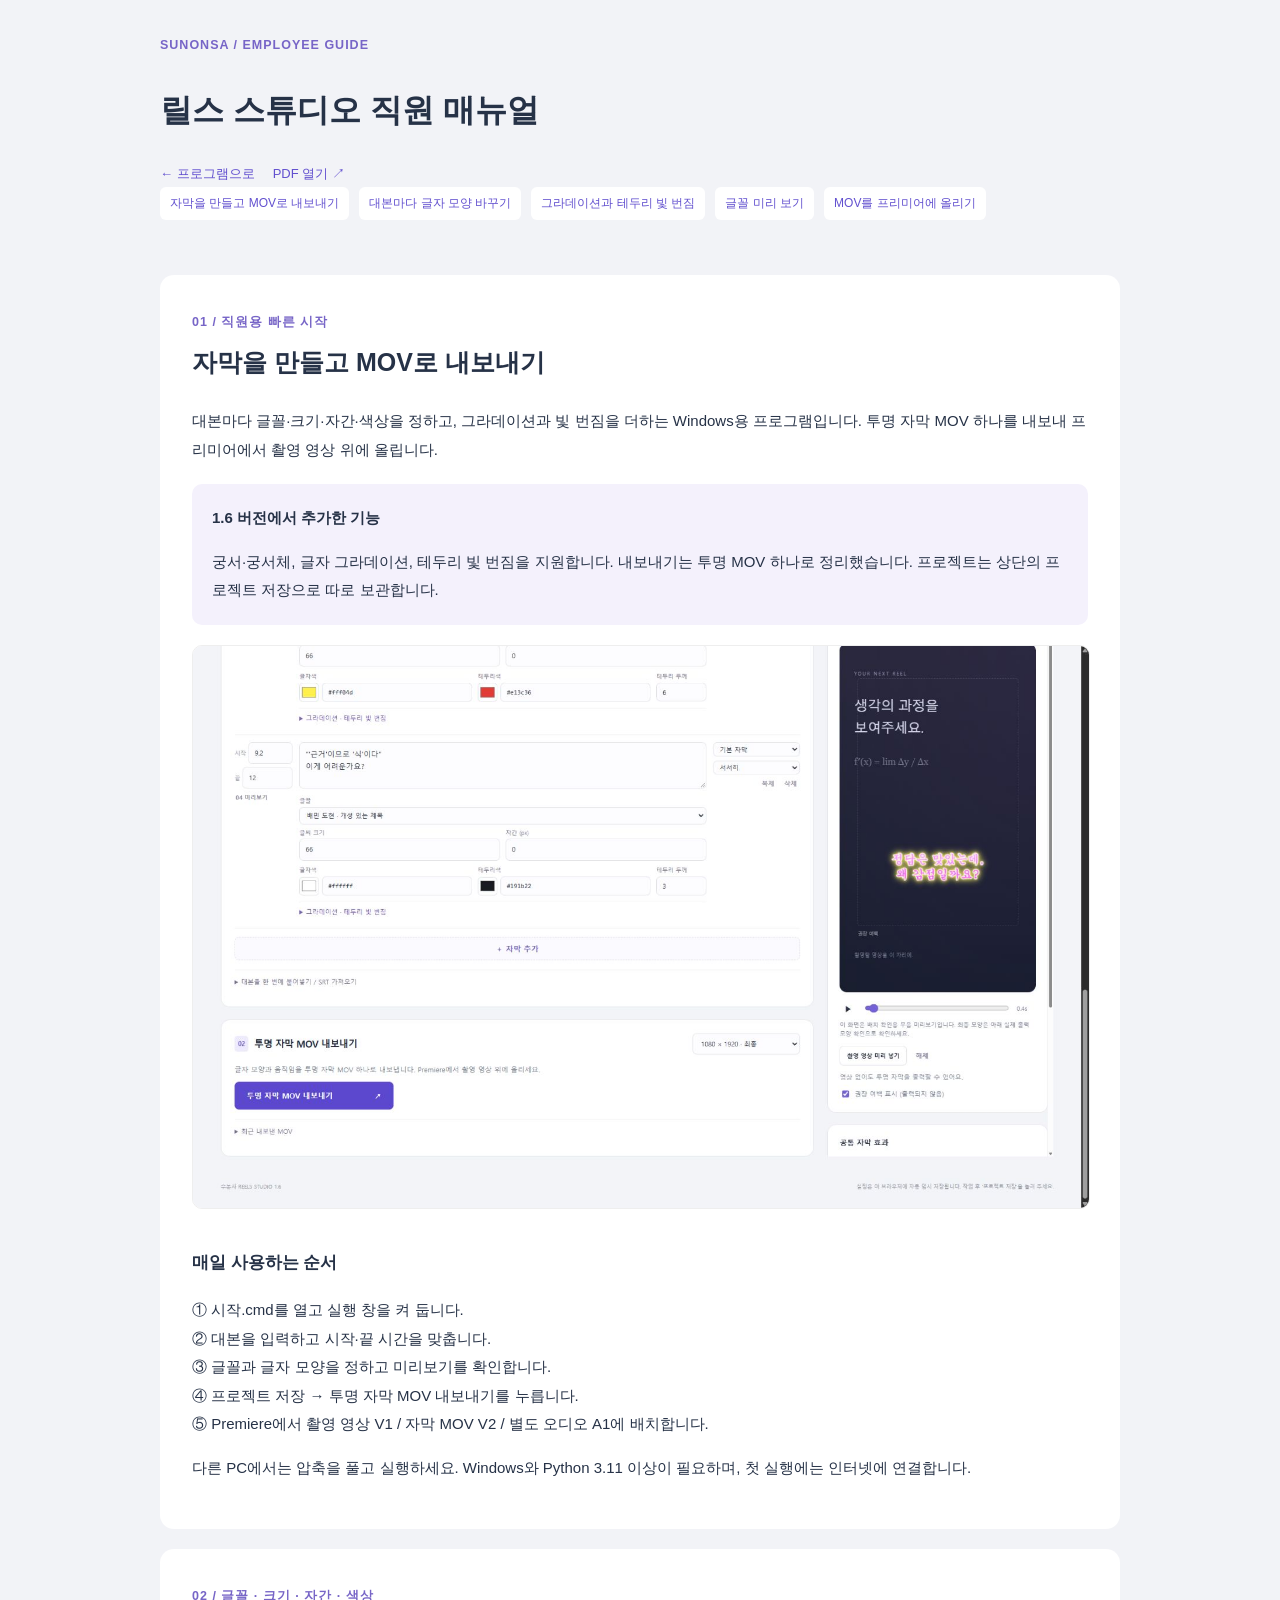
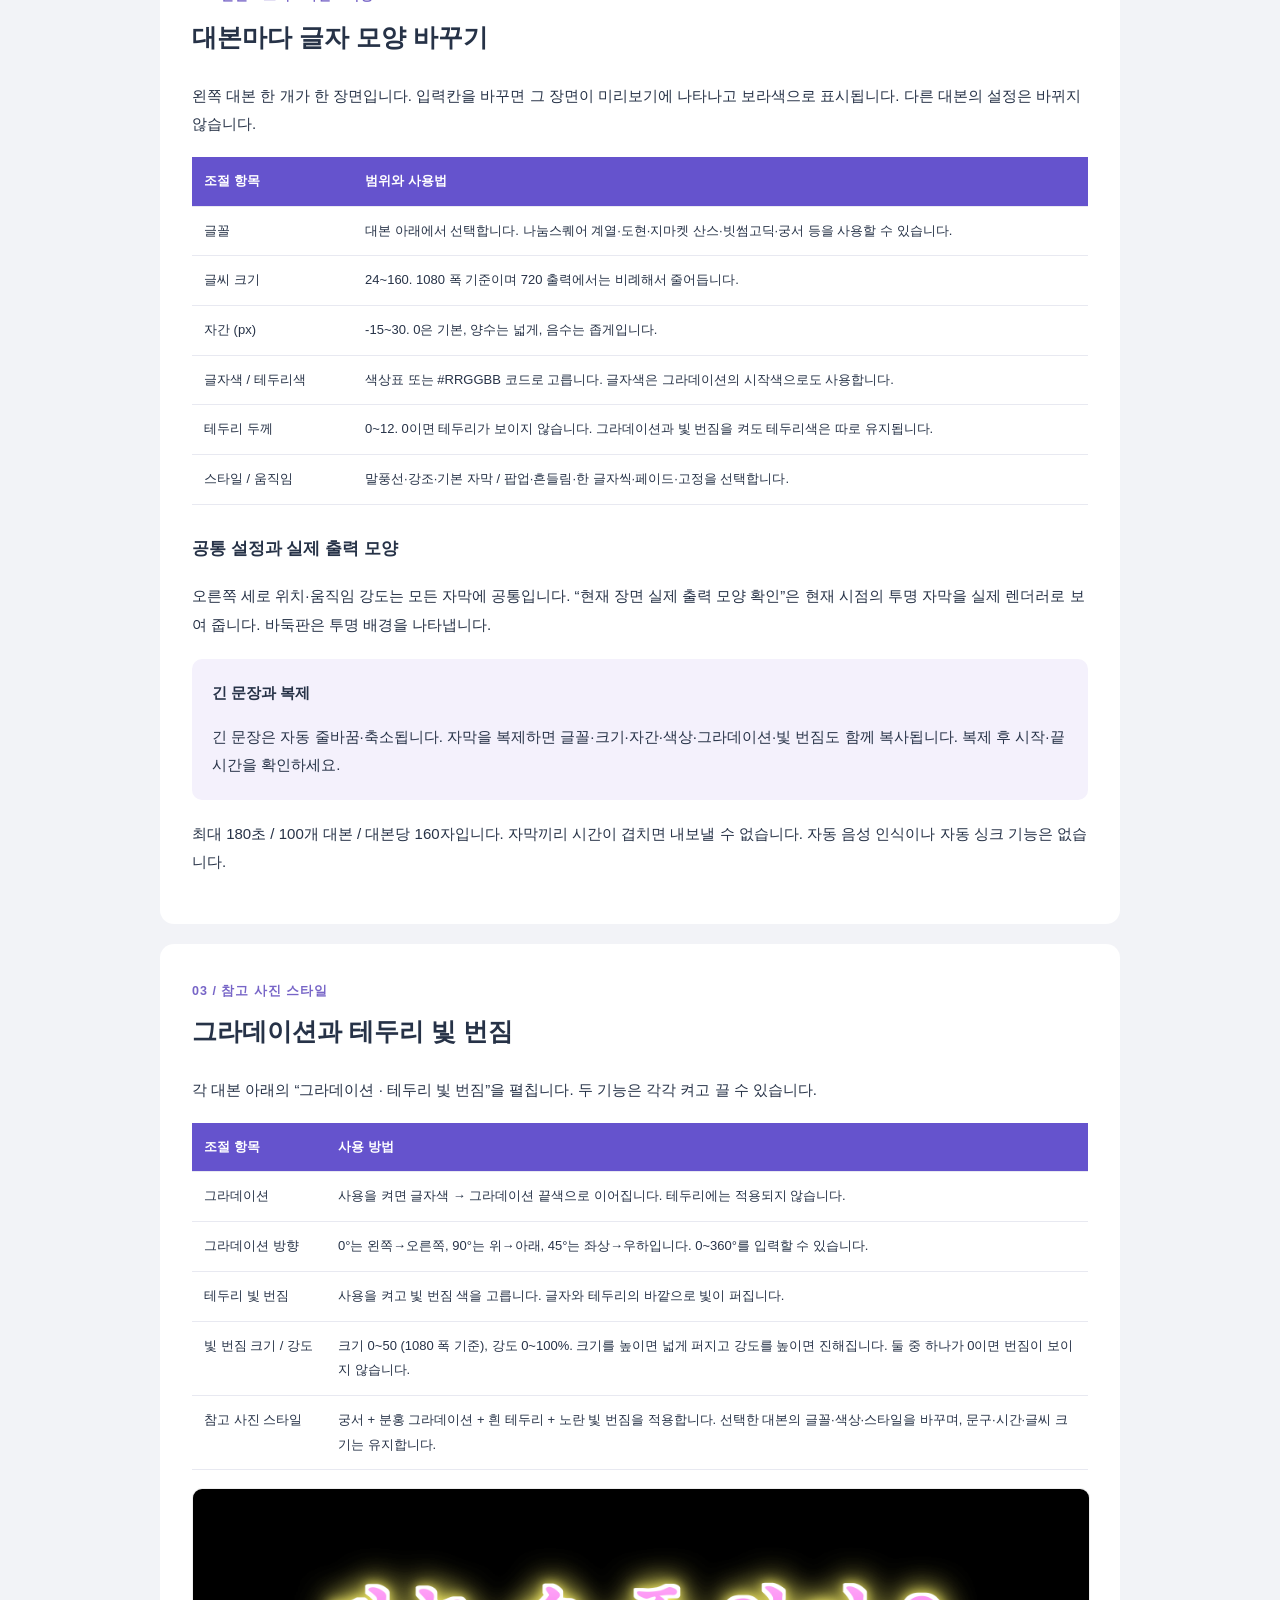
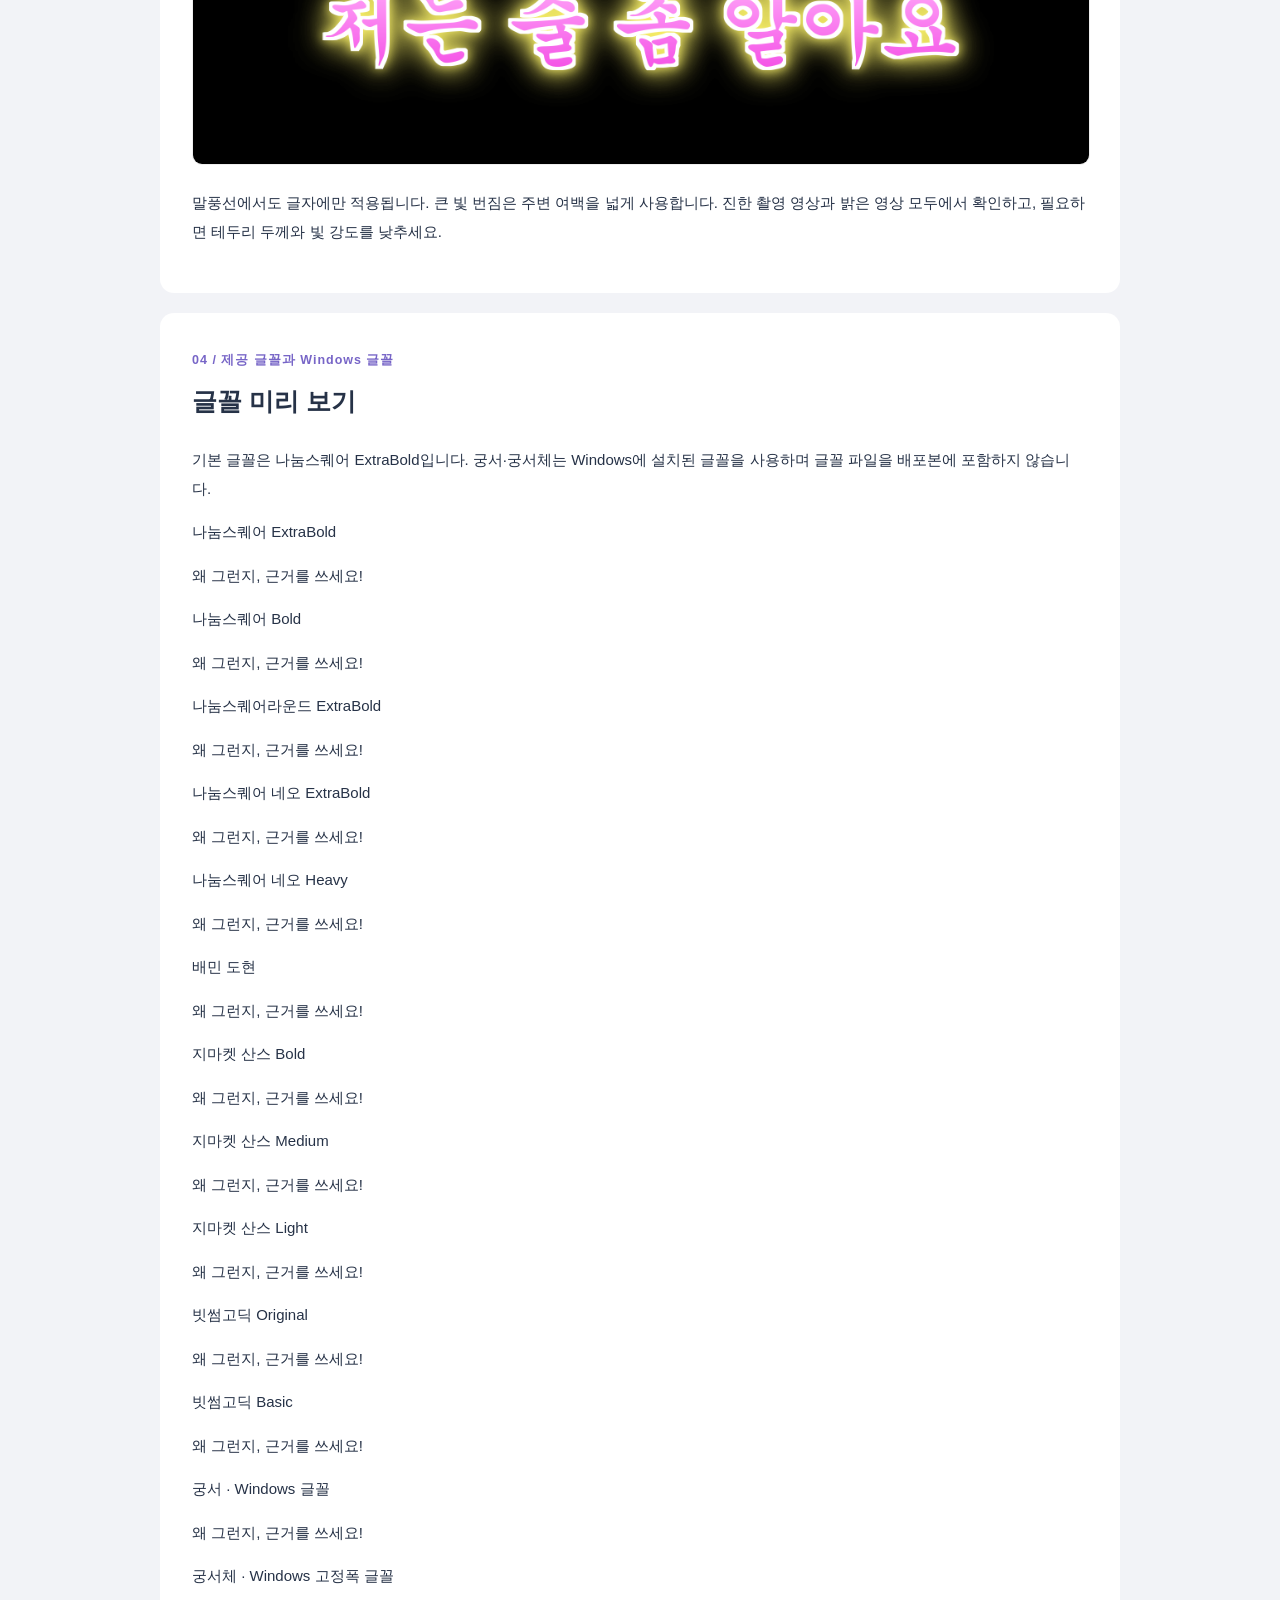
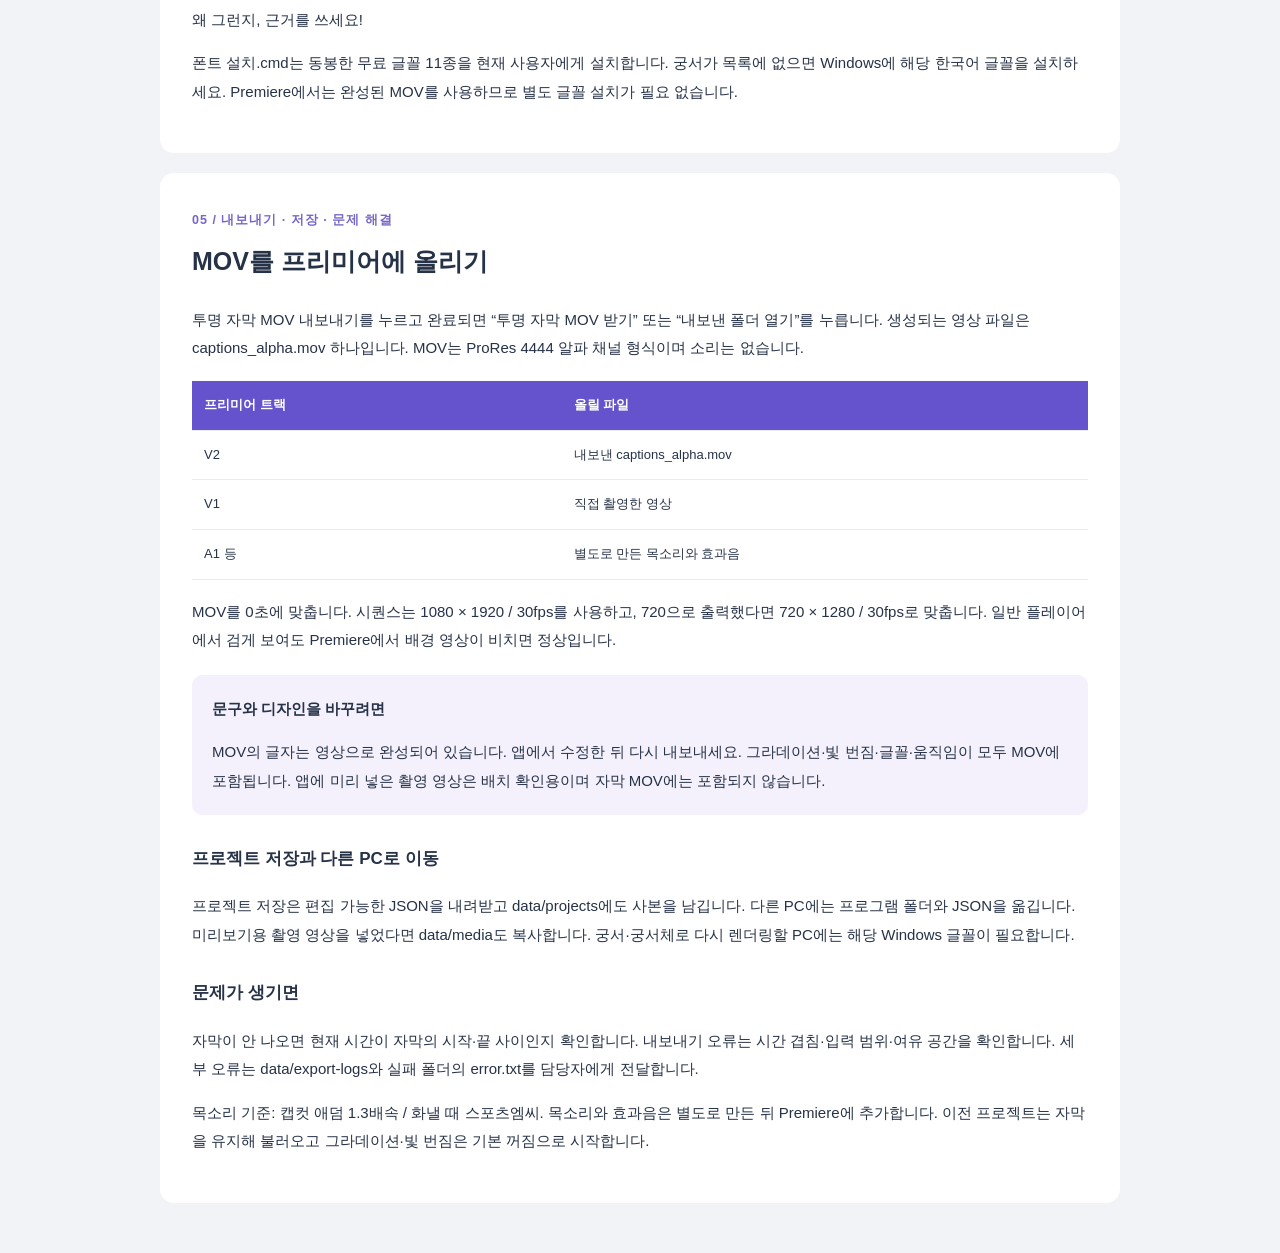
<file: docs/manual.html>
<!doctype html><html lang="ko"><meta charset="utf-8"><meta name="viewport" content="width=device-width,initial-scale=1"><title>수논사 직원 매뉴얼</title><style>body{margin:0;background:#f2f3f7;color:#263247;font:15px/1.9 "Malgun Gothic",sans-serif}header,main{max-width:960px;margin:auto;padding:30px}header{padding-bottom:5px}h1{font-size:32px}nav{display:flex;gap:10px;flex-wrap:wrap}nav a{padding:5px 10px;background:white;border-radius:6px;font-size:12px}section{background:white;padding:32px;border-radius:14px;margin:20px 0;scroll-margin-top:20px}h2{font-size:25px;margin-top:4px}h3{font-size:17px;margin-top:28px}small{color:#7765c7;font-weight:bold;letter-spacing:1px}.note{background:#f4f1fc;border-radius:10px;padding:20px;margin:20px 0}.note p{margin-bottom:0}table{border-collapse:collapse;width:100%;font-size:13px;margin:18px 0}th{background:#6553cd;color:white}td,th{padding:12px;text-align:left;vertical-align:top;border-bottom:1px solid #e8e9f1}td:first-child{min-width:110px}a{color:#6250cf;text-decoration:none}img{max-width:100%;border:1px solid #eee;border-radius:10px}.actions{display:flex;gap:18px;font-size:13px}@media print{body{background:white}section{break-before:page;border-radius:0;padding:0}header,nav,.actions{display:none}}</style><header><small>SUNONSA / EMPLOYEE GUIDE</small><h1>릴스 스튜디오 직원 매뉴얼</h1><div class="actions"><a href="/">← 프로그램으로</a><a href="../output/pdf/수논사_릴스_스튜디오_직원매뉴얼.pdf" target="_blank">PDF 열기 ↗</a></div><nav><a href="#start">자막을 만들고 MOV로 내보내기</a><a href="#captions">대본마다 글자 모양 바꾸기</a><a href="#text-effects">그라데이션과 테두리 빛 번짐</a><a href="#fonts">글꼴 미리 보기</a><a href="#premiere">MOV를 프리미어에 올리기</a></nav></header><main><section id="start"><small>01 / 직원용 빠른 시작</small><h2>자막을 만들고 MOV로 내보내기</h2><p>대본마다 글꼴·크기·자간·색상을 정하고, 그라데이션과 빛 번짐을 더하는 Windows용 프로그램입니다. 투명 자막 MOV 하나를 내보내 프리미어에서 촬영 영상 위에 올립니다.</p><div class="note"><b>1.6 버전에서 추가한 기능</b><p>궁서·궁서체, 글자 그라데이션, 테두리 빛 번짐을 지원합니다. 내보내기는 투명 MOV 하나로 정리했습니다. 프로젝트는 상단의 프로젝트 저장으로 따로 보관합니다.</p></div><img src="text-effects-screen.jpg" alt="릴스 스튜디오 작업 화면"><h3>매일 사용하는 순서</h3><p>① 시작.cmd를 열고 실행 창을 켜 둡니다.<br/>② 대본을 입력하고 시작·끝 시간을 맞춥니다.<br/>③ 글꼴과 글자 모양을 정하고 미리보기를 확인합니다.<br/>④ 프로젝트 저장 → 투명 자막 MOV 내보내기를 누릅니다.<br/>⑤ Premiere에서 촬영 영상 V1 / 자막 MOV V2 / 별도 오디오 A1에 배치합니다.</p><p>다른 PC에서는 압축을 풀고 실행하세요. Windows와 Python 3.11 이상이 필요하며, 첫 실행에는 인터넷에 연결합니다.</p></section><section id="captions"><small>02 / 글꼴 · 크기 · 자간 · 색상</small><h2>대본마다 글자 모양 바꾸기</h2><p>왼쪽 대본 한 개가 한 장면입니다. 입력칸을 바꾸면 그 장면이 미리보기에 나타나고 보라색으로 표시됩니다. 다른 대본의 설정은 바뀌지 않습니다.</p><table><tr><th>조절 항목</th><th>범위와 사용법</th></tr><tr><td>글꼴</td><td>대본 아래에서 선택합니다. 나눔스퀘어 계열·도현·지마켓 산스·빗썸고딕·궁서 등을 사용할 수 있습니다.</td></tr><tr><td>글씨 크기</td><td>24~160. 1080 폭 기준이며 720 출력에서는 비례해서 줄어듭니다.</td></tr><tr><td>자간 (px)</td><td>-15~30. 0은 기본, 양수는 넓게, 음수는 좁게입니다.</td></tr><tr><td>글자색 / 테두리색</td><td>색상표 또는 #RRGGBB 코드로 고릅니다. 글자색은 그라데이션의 시작색으로도 사용합니다.</td></tr><tr><td>테두리 두께</td><td>0~12. 0이면 테두리가 보이지 않습니다. 그라데이션과 빛 번짐을 켜도 테두리색은 따로 유지됩니다.</td></tr><tr><td>스타일 / 움직임</td><td>말풍선·강조·기본 자막 / 팝업·흔들림·한 글자씩·페이드·고정을 선택합니다.</td></tr></table><h3>공통 설정과 실제 출력 모양</h3><p>오른쪽 세로 위치·움직임 강도는 모든 자막에 공통입니다. “현재 장면 실제 출력 모양 확인”은 현재 시점의 투명 자막을 실제 렌더러로 보여 줍니다. 바둑판은 투명 배경을 나타냅니다.</p><div class="note"><b>긴 문장과 복제</b><p>긴 문장은 자동 줄바꿈·축소됩니다. 자막을 복제하면 글꼴·크기·자간·색상·그라데이션·빛 번짐도 함께 복사됩니다. 복제 후 시작·끝 시간을 확인하세요.</p></div><p>최대 180초 / 100개 대본 / 대본당 160자입니다. 자막끼리 시간이 겹치면 내보낼 수 없습니다. 자동 음성 인식이나 자동 싱크 기능은 없습니다.</p></section><section id="text-effects"><small>03 / 참고 사진 스타일</small><h2>그라데이션과 테두리 빛 번짐</h2><p>각 대본 아래의 “그라데이션 · 테두리 빛 번짐”을 펼칩니다. 두 기능은 각각 켜고 끌 수 있습니다.</p><table><tr><th>조절 항목</th><th>사용 방법</th></tr><tr><td>그라데이션</td><td>사용을 켜면 글자색 → 그라데이션 끝색으로 이어집니다. 테두리에는 적용되지 않습니다.</td></tr><tr><td>그라데이션 방향</td><td>0°는 왼쪽→오른쪽, 90°는 위→아래, 45°는 좌상→우하입니다. 0~360°를 입력할 수 있습니다.</td></tr><tr><td>테두리 빛 번짐</td><td>사용을 켜고 빛 번짐 색을 고릅니다. 글자와 테두리의 바깥으로 빛이 퍼집니다.</td></tr><tr><td>빛 번짐 크기 / 강도</td><td>크기 0~50 (1080 폭 기준), 강도 0~100%. 크기를 높이면 넓게 퍼지고 강도를 높이면 진해집니다. 둘 중 하나가 0이면 번짐이 보이지 않습니다.</td></tr><tr><td>참고 사진 스타일</td><td>궁서 + 분홍 그라데이션 + 흰 테두리 + 노란 빛 번짐을 적용합니다. 선택한 대본의 글꼴·색상·스타일을 바꾸며, 문구·시간·글씨 크기는 유지합니다.</td></tr></table><img src="text-style-sample.png" alt="릴스 스튜디오 작업 화면"><p>말풍선에서도 글자에만 적용됩니다. 큰 빛 번짐은 주변 여백을 넓게 사용합니다. 진한 촬영 영상과 밝은 영상 모두에서 확인하고, 필요하면 테두리 두께와 빛 강도를 낮추세요.</p></section><section id="fonts"><small>04 / 제공 글꼴과 Windows 글꼴</small><h2>글꼴 미리 보기</h2><p>기본 글꼴은 나눔스퀘어 ExtraBold입니다. 궁서·궁서체는 Windows에 설치된 글꼴을 사용하며 글꼴 파일을 배포본에 포함하지 않습니다.</p><p>나눔스퀘어 ExtraBold</p><p>왜 그런지, 근거를 쓰세요!</p><p>나눔스퀘어 Bold</p><p>왜 그런지, 근거를 쓰세요!</p><p>나눔스퀘어라운드 ExtraBold</p><p>왜 그런지, 근거를 쓰세요!</p><p>나눔스퀘어 네오 ExtraBold</p><p>왜 그런지, 근거를 쓰세요!</p><p>나눔스퀘어 네오 Heavy</p><p>왜 그런지, 근거를 쓰세요!</p><p>배민 도현</p><p>왜 그런지, 근거를 쓰세요!</p><p>지마켓 산스 Bold</p><p>왜 그런지, 근거를 쓰세요!</p><p>지마켓 산스 Medium</p><p>왜 그런지, 근거를 쓰세요!</p><p>지마켓 산스 Light</p><p>왜 그런지, 근거를 쓰세요!</p><p>빗썸고딕 Original</p><p>왜 그런지, 근거를 쓰세요!</p><p>빗썸고딕 Basic</p><p>왜 그런지, 근거를 쓰세요!</p><p>궁서 · Windows 글꼴</p><p>왜 그런지, 근거를 쓰세요!</p><p>궁서체 · Windows 고정폭 글꼴</p><p>왜 그런지, 근거를 쓰세요!</p><p>폰트 설치.cmd는 동봉한 무료 글꼴 11종을 현재 사용자에게 설치합니다. 궁서가 목록에 없으면 Windows에 해당 한국어 글꼴을 설치하세요. Premiere에서는 완성된 MOV를 사용하므로 별도 글꼴 설치가 필요 없습니다.</p></section><section id="premiere"><small>05 / 내보내기 · 저장 · 문제 해결</small><h2>MOV를 프리미어에 올리기</h2><p>투명 자막 MOV 내보내기를 누르고 완료되면 “투명 자막 MOV 받기” 또는 “내보낸 폴더 열기”를 누릅니다. 생성되는 영상 파일은 captions_alpha.mov 하나입니다. MOV는 ProRes 4444 알파 채널 형식이며 소리는 없습니다.</p><table><tr><th>프리미어 트랙</th><th>올릴 파일</th></tr><tr><td>V2</td><td>내보낸 captions_alpha.mov</td></tr><tr><td>V1</td><td>직접 촬영한 영상</td></tr><tr><td>A1 등</td><td>별도로 만든 목소리와 효과음</td></tr></table><p>MOV를 0초에 맞춥니다. 시퀀스는 1080 × 1920 / 30fps를 사용하고, 720으로 출력했다면 720 × 1280 / 30fps로 맞춥니다. 일반 플레이어에서 검게 보여도 Premiere에서 배경 영상이 비치면 정상입니다.</p><div class="note"><b>문구와 디자인을 바꾸려면</b><p>MOV의 글자는 영상으로 완성되어 있습니다. 앱에서 수정한 뒤 다시 내보내세요. 그라데이션·빛 번짐·글꼴·움직임이 모두 MOV에 포함됩니다. 앱에 미리 넣은 촬영 영상은 배치 확인용이며 자막 MOV에는 포함되지 않습니다.</p></div><h3>프로젝트 저장과 다른 PC로 이동</h3><p>프로젝트 저장은 편집 가능한 JSON을 내려받고 data/projects에도 사본을 남깁니다. 다른 PC에는 프로그램 폴더와 JSON을 옮깁니다. 미리보기용 촬영 영상을 넣었다면 data/media도 복사합니다. 궁서·궁서체로 다시 렌더링할 PC에는 해당 Windows 글꼴이 필요합니다.</p><h3>문제가 생기면</h3><p>자막이 안 나오면 현재 시간이 자막의 시작·끝 사이인지 확인합니다. 내보내기 오류는 시간 겹침·입력 범위·여유 공간을 확인합니다. 세부 오류는 data/export-logs와 실패 폴더의 error.txt를 담당자에게 전달합니다.</p><p>목소리 기준: 캡컷 애덤 1.3배속 / 화낼 때 스포츠엠씨. 목소리와 효과음은 별도로 만든 뒤 Premiere에 추가합니다. 이전 프로젝트는 자막을 유지해 불러오고 그라데이션·빛 번짐은 기본 꺼짐으로 시작합니다.</p></section></main></html>
</file>
